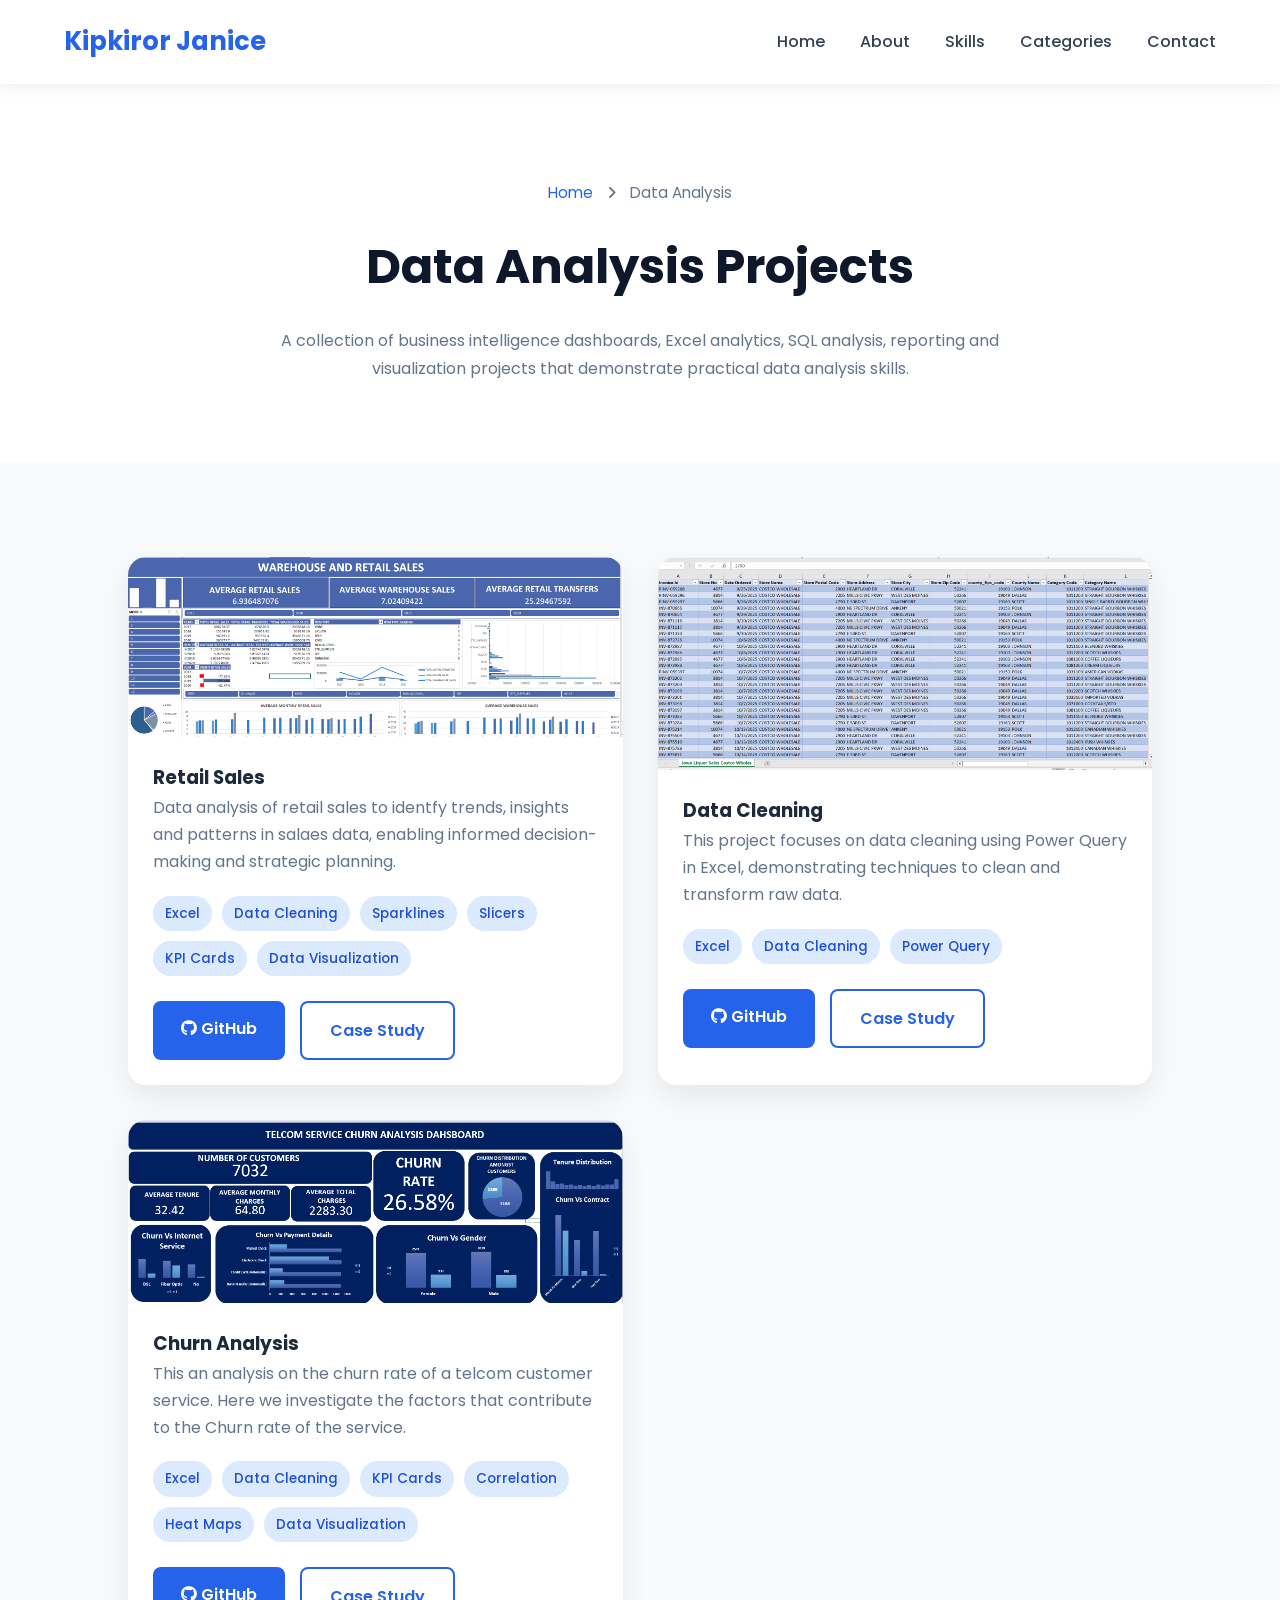
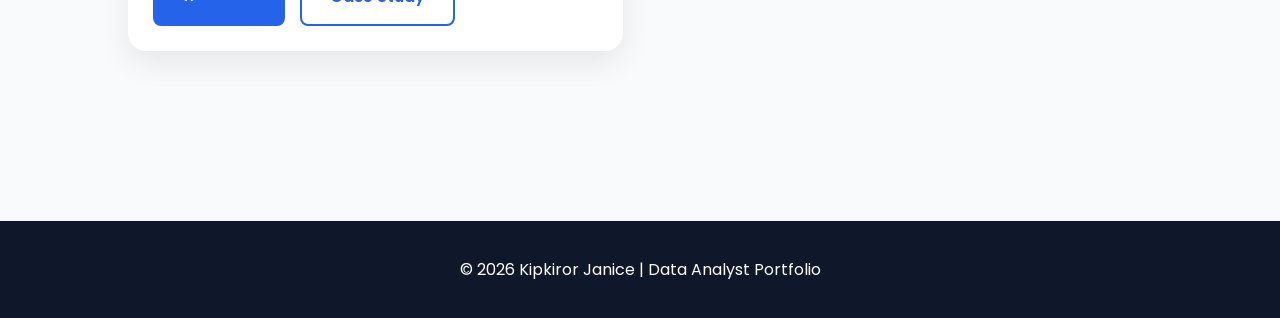
<file: data-analysis.html>
<!DOCTYPE html>
<html lang="en">

<head>

    <meta charset="UTF-8">

    <meta name="viewport" content="width=device-width, initial-scale=1.0">

    <title>Data Analysis Projects | Janice Kipkiror</title>

    <link rel="stylesheet" href="css/style.css">

    <link rel="stylesheet"
    href="https://cdnjs.cloudflare.com/ajax/libs/font-awesome/6.6.0/css/all.min.css">

</head>

<body>

<header class="header">

<nav class="navbar">

<div class="logo">
Kipkiror Janice
</div>

<ul class="nav-links">

<li><a href="index.html">Home</a></li>

<li><a href="index.html#about">About</a></li>

<li><a href="index.html#skills">Skills</a></li>

<li><a href="index.html#categories">Categories</a></li>

<li><a href="index.html#contact">Contact</a></li>

</ul>

</nav>

</header>



<section class="page-hero">

<div class="page-hero-content">

<p class="breadcrumb">

<a href="index.html">Home</a>

<i class="fa-solid fa-angle-right"></i>

Data Analysis

</p>

<h1>Data Analysis Projects</h1>

<p>

A collection of business intelligence dashboards,

Excel analytics, SQL analysis, reporting and visualization

projects that demonstrate practical data analysis skills.

</p>

</div>

</section>



<section class="projects-page">

<div class="projects-grid">



<div class="project-card">

<img src="assets/images/Retail Sales.png" alt="Project">

<div class="project-content">

<h3>Retail Sales</h3>

<p>

Data analysis of retail sales to identfy trends, insights and patterns in salaes data, enabling informed decision-making and strategic planning.

</p>

<div class="tools">

<span class="tool">Excel</span>

<span class="tool">Data Cleaning</span>

<span class="tool">Sparklines</span>

<span class="tool">Slicers</span>

<span class="tool">KPI Cards</span>

<span class="tool">Data Visualization</span>

</div>

<div class="project-buttons">

<a href="https://github.com/Janicekipkiror/Warehouse_and_Retail-_Sales_Analysis/tree/main" class="btn primary-btn">

<i class="fab fa-github"></i>

GitHub

</a>

<a href="assets/documents/WAREHOUSE AND RETAIL SALES ANALYSIS CASE STUDY.pdf" class="btn secondary-btn">

Case Study

</a>

</div>

</div>

</div>


<div class="project-card">

<img src="assets/images/Data Cleaning.png" alt="Project">

<div class="project-content">

<h3>Data Cleaning</h3>

<p>

This project focuses on data cleaning using Power Query in Excel, demonstrating techniques to clean and transform raw data.

</p>

<div class="tools">

<span class="tool">Excel</span>

<span class="tool">Data Cleaning</span>

<span class="tool">Power Query</span>

</div>

<div class="project-buttons">

<a href="https://github.com/Janicekipkiror/Data_Cleaning_Project_With_Power_Query-Excel" class="btn primary-btn">

<i class="fab fa-github"></i>

GitHub

</a>

<a href="assets/documents/Data Cleaning Case Study.pdf" class="btn secondary-btn">

Case Study

</a>

</div>

</div>

</div>

<div class="project-card">

<img src="assets/images/Customer Churn Analysis.png" alt="Project">

<div class="project-content">

<h3>Churn Analysis</h3>

<p>
This an analysis on the churn rate of a telcom customer service. Here we investigate the factors that contribute to the Churn rate of the service.

</p>

<div class="tools">

<span class="tool">Excel</span>

<span class="tool">Data Cleaning</span>

<span class="tool">KPI Cards</span>

<span class="tool">Correlation</span>

<span class="tool">Heat Maps</span>
    
<span class="tool">Data Visualization</span>

</div>

<div class="project-buttons">

<a href="https://github.com/Janicekipkiror/Customer-Churn-Analysis-Rate-using-Excel" class="btn primary-btn">

<i class="fab fa-github"></i>

GitHub

</a>

<a href="assets/documents/CUSTOMER CHURN ANALYSIS CASE STUDY.pdf" class="btn secondary-btn">

Case Study

</a>

</div>

</div>

</div>    


</div>

</section>

<footer>

<p>

© 2026 Kipkiror Janice | Data Analyst Portfolio

</p>

</footer>

</body>

</html>
</file>
<file: css/style.css>
/* ===========================
   GOOGLE FONT
=========================== */

@import url('https://fonts.googleapis.com/css2?family=Poppins:wght@300;400;500;600;700;800&display=swap');

/* ===========================
   RESET
=========================== */

*{
    margin:0;
    padding:0;
    box-sizing:border-box;
}

html{
    scroll-behavior:smooth;
}

body{
    font-family:'Poppins',sans-serif;
    background:#f8fafc;
    color:#1e293b;
    line-height:1.7;
}

img{
    width:100%;
    display:block;
}

a{
    text-decoration:none;
}

ul{
    list-style:none;
}

section{
    padding:100px 10%;
}

.section-title{
    text-align:center;
    font-size:2.2rem;
    margin-bottom:60px;
    color:#0f172a;
    position:relative;
}

.section-title::after{
    content:"";
    width:70px;
    height:4px;
    background:#2563eb;
    display:block;
    margin:15px auto;
    border-radius:10px;
}

/* ===========================
   NAVBAR
=========================== */

.header{
    position:fixed;
    width:100%;
    top:0;
    left:0;
    background:white;
    box-shadow:0 2px 15px rgba(0,0,0,.08);
    z-index:1000;
}

.navbar{
    width:90%;
    max-width:1200px;
    margin:auto;
    display:flex;
    justify-content:space-between;
    align-items:center;
    padding:20px 0;
}

.logo{
    font-size:1.6rem;
    font-weight:700;
    color:#2563eb;
}

.nav-links{
    display:flex;
    gap:35px;
}

.nav-links a{
    color:#334155;
    font-weight:500;
    transition:.3s;
}

.nav-links a:hover{
    color:#2563eb;
}

/* ===========================
   HERO
=========================== */

.hero{
    min-height:100vh;
    display:grid;
    grid-template-columns:repeat(2,1fr);
    align-items:center;
    gap:70px;
}

.hero h1{
    font-size:3.4rem;
    color:#0f172a;
}

.hero h2{
    color:#2563eb;
    margin:15px 0;
    font-size:1.4rem;
}

.hero p{
    margin:25px 0;
    color:#475569;
}

.hero-image{
    display:flex;
    justify-content:center;
}

.hero-image img{
    width:360px;
    height:360px;
    object-fit:cover;
    border-radius:50%;
    border:8px solid white;
    box-shadow:0 15px 40px rgba(0,0,0,.12);
}

/* ===========================
   BUTTONS
=========================== */

.hero-buttons{
    display:flex;
    gap:20px;
}

.btn{
    padding:14px 28px;
    border-radius:8px;
    font-weight:600;
    transition:.3s;
}

.primary-btn{
    background:#2563eb;
    color:white;
}

.primary-btn:hover{
    background:#1d4ed8;
}

.secondary-btn{
    border:2px solid #2563eb;
    color:#2563eb;
}

.secondary-btn:hover{
    background:#2563eb;
    color:white;
}

/* ===========================
   ABOUT
=========================== */

.about-container{
    display:grid;
    grid-template-columns:2fr 1fr;
    gap:60px;
    align-items:center;
}

.about-text{
    font-size:1.05rem;
    color:#475569;
}

.about-stats{
    display:grid;
    grid-template-columns:repeat(2,1fr);
    gap:20px;
}

.stat-card{
    background:white;
    padding:30px;
    border-radius:14px;
    text-align:center;
    box-shadow:0 10px 25px rgba(0,0,0,.06);
}

.stat-card h3{
    color:#2563eb;
    font-size:2rem;
}

/* ===========================
   SKILLS
=========================== */

.skills-grid{
    display:grid;
    grid-template-columns:repeat(auto-fit,minmax(250px,1fr));
    gap:30px;
}

/* ===========================
   CATEGORY CARDS
=========================== */

.category-grid{
    display:grid;
    grid-template-columns:repeat(auto-fit,minmax(270px,1fr));
    gap:30px;
}

.category-card{
    background:white;
    padding:35px;
    border-radius:18px;
    box-shadow:0 12px 30px rgba(0,0,0,.08);
    transition:.35s;
    cursor:pointer;
}

.category-card:hover{
    transform:translateY(-8px);
}

.category-card i{
    font-size:2rem;
    color:#2563eb;
    margin-bottom:20px;
}

.category-card h3{
    margin-bottom:15px;
}

.category-card p{
    color:#64748b;
    margin-bottom:25px;
}

.tools{
    display:flex;
    flex-wrap:wrap;
    gap:10px;
}

.tool{
    background:#dbeafe;
    color:#1d4ed8;
    padding:6px 12px;
    border-radius:30px;
    font-size:.85rem;
    font-weight:500;
}

/* ===========================
   PROJECTS
=========================== */

.projects-grid{
    display:grid;
    grid-template-columns:repeat(auto-fit,minmax(330px,1fr));
    gap:35px;
    margin:35px 0 70px;
}

.project-card{
    background:white;
    border-radius:18px;
    overflow:hidden;
    box-shadow:0 12px 30px rgba(0,0,0,.08);
    transition:.35s;
}

.project-card:hover{
    transform:translateY(-8px);
}

.project-content{
    padding:25px;
}

.project-content h4{
    margin-bottom:12px;
    color:#0f172a;
}

.project-content p{
    color:#64748b;
    margin-bottom:20px;
}

.project-buttons{
    display:flex;
    gap:15px;
    margin-top:25px;
}

/* ===========================
   CERTIFICATIONS
=========================== */

.certifications-grid{

    display:grid;

    grid-template-columns:repeat(auto-fit,minmax(280px,1fr));

    gap:30px;
}

.certificate-card{

    background:#fff;

    padding:35px;

    border-radius:18px;

    text-align:center;

    box-shadow:0 12px 30px rgba(0,0,0,.08);

    transition:.3s ease;
}

.certificate-card:hover{

    transform:translateY(-8px);
}

.certificate-card i{

    font-size:3rem;

    color:#2563eb;

    margin-bottom:20px;
}

.certificate-card h3{

    color:#0f172a;

    margin-bottom:10px;
}

.certificate-card p{

    color:#64748b;

    margin-bottom:20px;
}

.certificate-card a{

    color:#2563eb;

    font-weight:600;
}

.certificate-card a:hover{

    text-decoration:underline;
}

/* ===========================
   CONTACT
=========================== */

/* ===========================
CONTACT
=========================== */

#contact{

background:#f8fafc;

}

.contact-container{

display:grid;

grid-template-columns:1fr 1.2fr;

gap:60px;

align-items:start;

margin-top:50px;

}

.contact-info h3{

font-size:2rem;

margin-bottom:20px;

color:#0f172a;

}

.contact-info p{

margin-bottom:35px;

color:#64748b;

line-height:1.8;

}

.contact-item{

display:flex;

align-items:flex-start;

gap:18px;

margin-bottom:28px;

}

.contact-item i{

width:55px;

height:55px;

background:#2563eb;

color:white;

display:flex;

justify-content:center;

align-items:center;

border-radius:15px;

font-size:1.2rem;

}

.contact-item h4{

margin-bottom:5px;

color:#0f172a;

}

.contact-item span{

color:#64748b;

}

.contact-form-card{

background:white;

padding:40px;

border-radius:20px;

box-shadow:0 15px 40px rgba(0,0,0,.08);

}

.input-group{

display:flex;

flex-direction:column;

margin-bottom:22px;

}

.input-group label{

margin-bottom:8px;

font-weight:600;

color:#334155;

}

.input-group input,

.input-group textarea{

padding:15px;

border:1px solid #dbe4ee;

border-radius:12px;

font-size:1rem;

font-family:inherit;

transition:.3s;

}

.input-group input:focus,

.input-group textarea:focus{

border-color:#2563eb;

outline:none;

box-shadow:0 0 0 4px rgba(37,99,235,.15);

}

.send-btn{

width:100%;

padding:16px;

background:#2563eb;

color:white;

border:none;

border-radius:12px;

font-size:1rem;

font-weight:600;

cursor:pointer;

transition:.3s;

}

.send-btn:hover{

background:#1d4ed8;

transform:translateY(-2px);

}

.send-btn i{

margin-right:10px;

}

@media(max-width:900px){

.contact-container{

grid-template-columns:1fr;

}

.contact-form-card{

padding:30px;

}

}

/* ===========================
   FOOTER
=========================== */

footer{
    background:#0f172a;
    color:white;
    text-align:center;
    padding:35px;
}

/* ===========================
   RESPONSIVE
=========================== */

@media(max-width:992px){

.hero{
grid-template-columns:1fr;
text-align:center;
}

.hero-image{
order:-1;
}

.about-container{
grid-template-columns:1fr;
}

.contact-container{
grid-template-columns:1fr;
}

}

@media(max-width:768px){

.navbar{
flex-direction:column;
gap:20px;
}

.nav-links{
flex-wrap:wrap;
justify-content:center;
gap:15px;
}

.hero h1{
font-size:2.4rem;
}

.hero-buttons{
justify-content:center;
flex-wrap:wrap;
}

section{
padding:80px 6%;
}

}

/* Section Subtitle */

.section-subtitle{
    max-width:800px;
    margin:0 auto 50px;
    text-align:center;
    color:#64748b;
    font-size:1.05rem;
}

/* Category Card Links */

.category-card{
    text-decoration:none;
    color:inherit;
}

.category-footer{

    display:flex;

    justify-content:space-between;

    align-items:center;

    margin-top:30px;

    font-weight:600;

    color:#2563eb;
}

.category-footer i{

    transition:.3s;
}

.category-card:hover .category-footer i{

    transform:translateX(8px);
}

/* ===========================
PROJECT PAGES
=========================== */

.page-hero{

padding-top:180px;

padding-bottom:80px;

background:white;

text-align:center;
}

.page-hero h1{

font-size:3rem;

margin:20px 0;

color:#0f172a;
}

.page-hero p{

max-width:750px;

margin:auto;

color:#64748b;
}

.breadcrumb{

margin-bottom:15px;

font-size:.95rem;

color:#64748b;
}

.breadcrumb a{

color:#2563eb;
}

.breadcrumb i{

margin:0 10px;
}

.projects-page{

padding-top:60px;
}

/* ===========================
MOBILE MENU
=========================== */

.menu-toggle{

display:none;

font-size:1.5rem;

cursor:pointer;

color:#2563eb;

}

.contact-info{

display:flex;

flex-direction:column;

gap:20px;

}

.contact-info h3{

margin-bottom:15px;

}

.contact-info p{

font-size:1rem;

color:#475569;

}

.contact-item i{

width:55px;

height:55px;

display:flex;

justify-content:center;

align-items:center;

background:#2563eb;

color:#fff;

font-size:22px;

border-radius:15px;

flex-shrink:0;

}

.contact-form{

display:flex;

flex-direction:column;

gap:20px;

}

.contact-form input,

.contact-form textarea{

padding:15px;

border:1px solid #d1d5db;

border-radius:10px;

font-family:inherit;

font-size:1rem;

outline:none;

}

.contact-form input:focus,

.contact-form textarea:focus{

border-color:#2563eb;

}

.project-card,

.category-card,

.stat-card{

transition:all .35s ease;

}

.project-card:hover,

.category-card:hover,

.stat-card:hover{

transform:translateY(-8px);

}

.reveal{

opacity:0;

transform:translateY(40px);

transition:1s;

}

.reveal.active{

opacity:1;

transform:translateY(0);

}

@media(max-width:768px){

.menu-toggle{

display:block;

}

.nav-links{

display:none;

width:100%;

flex-direction:column;

text-align:center;

padding-top:20px;

}

.nav-links.active{

display:flex;

}

}
</file>
